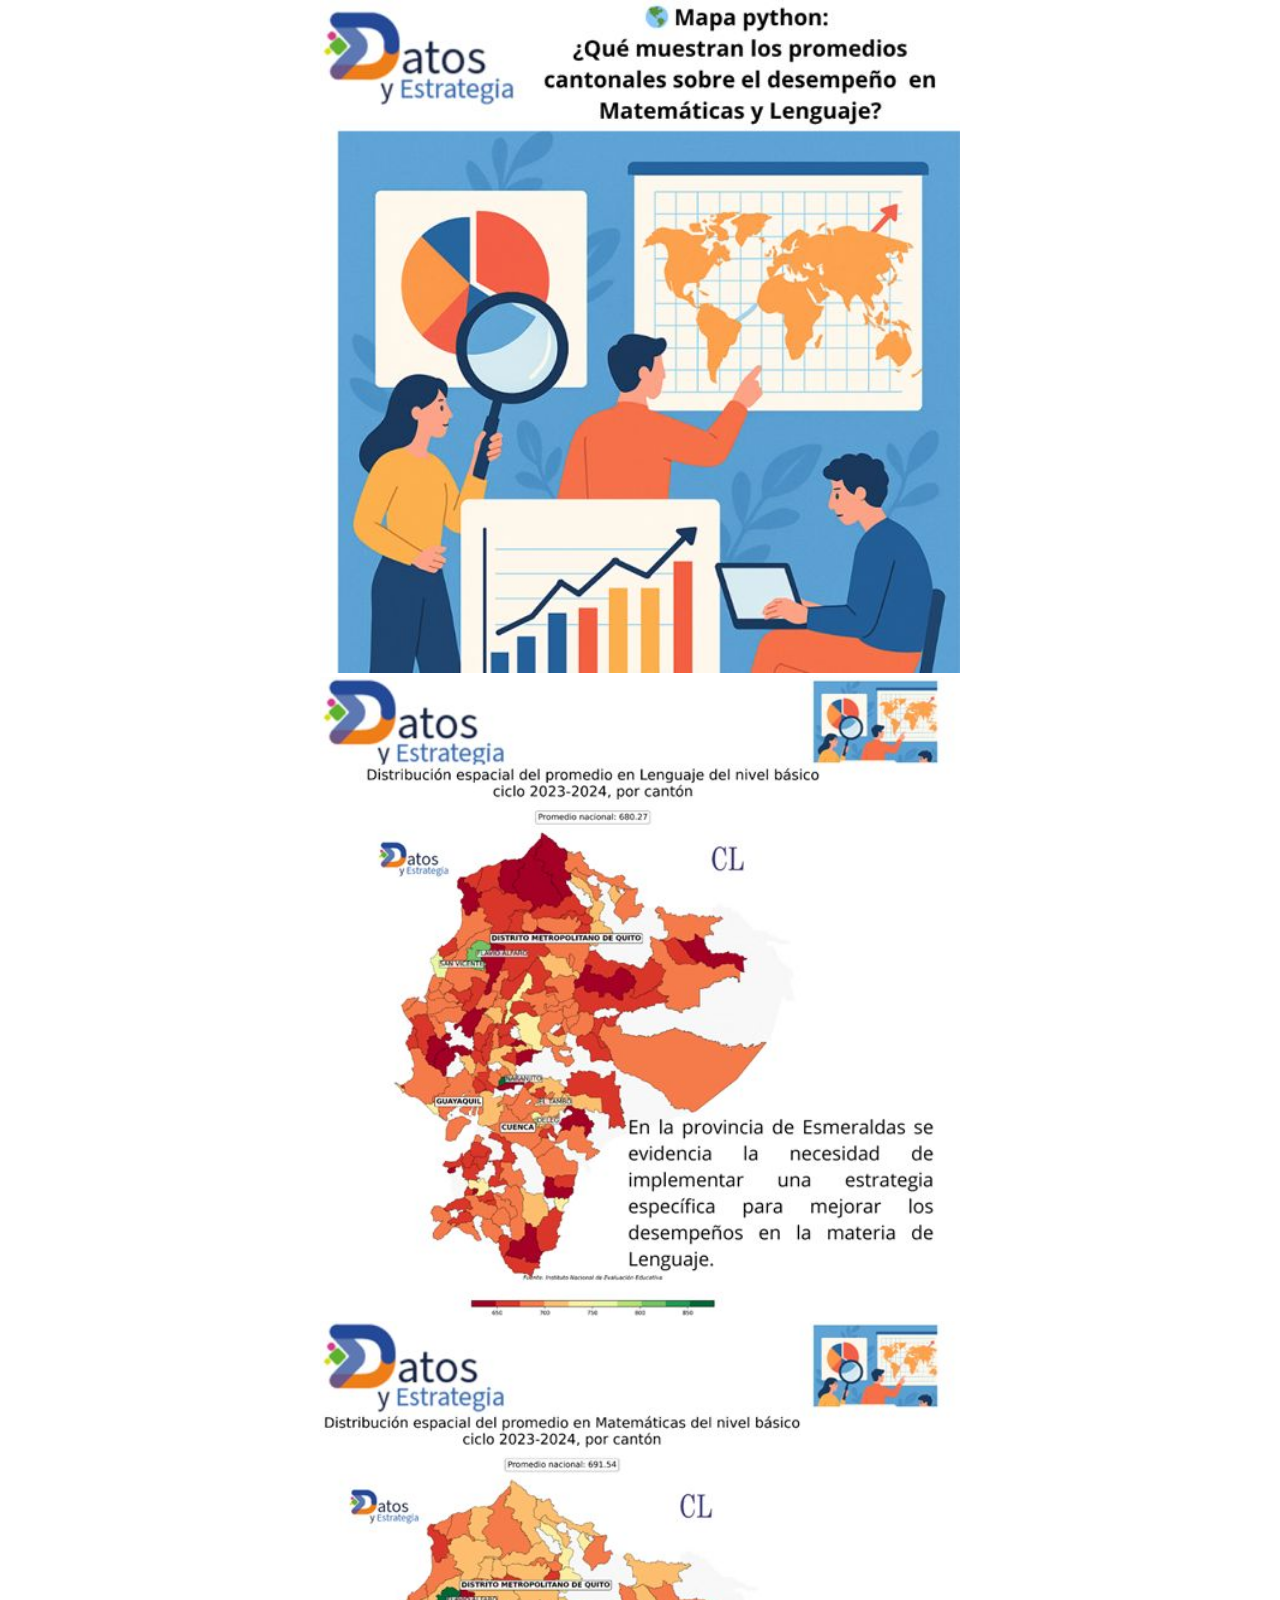
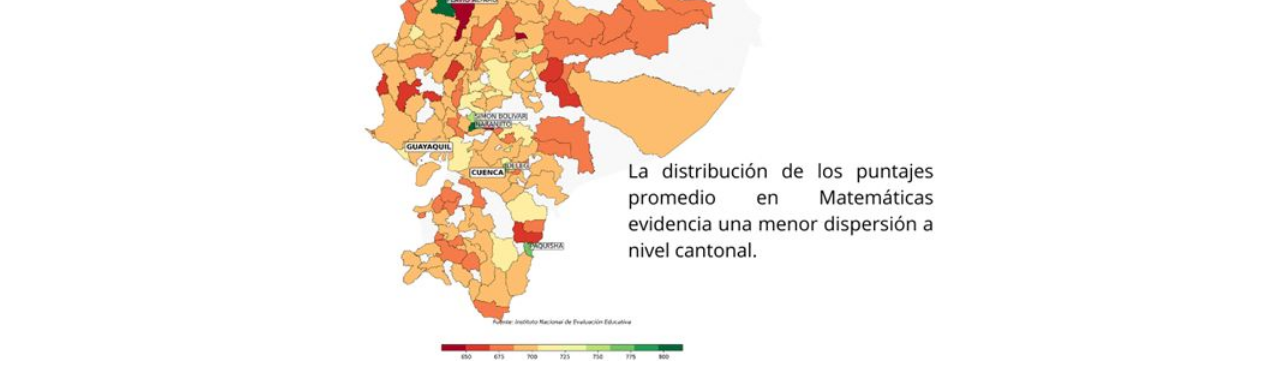
<file: imagenes.html>
<!DOCTYPE html>
<html>
<head>
  <meta charset="UTF-8">
  <title>Gráficos</title>
</head>
<body style="margin: 0; padding: 0; text-align: center;">
  <img src="edu10.jpeg" alt="Gráfico 1" style="width: 100%; max-width: 640px;"><br>
  <img src="edu2.jpeg" alt="Gráfico 2" style="width: 100%; max-width: 640px;"><br>
  <img src="edu3.jpeg" alt="Gráfico 3" style="width: 100%; max-width: 640px;">
</body>
</html>
</file>
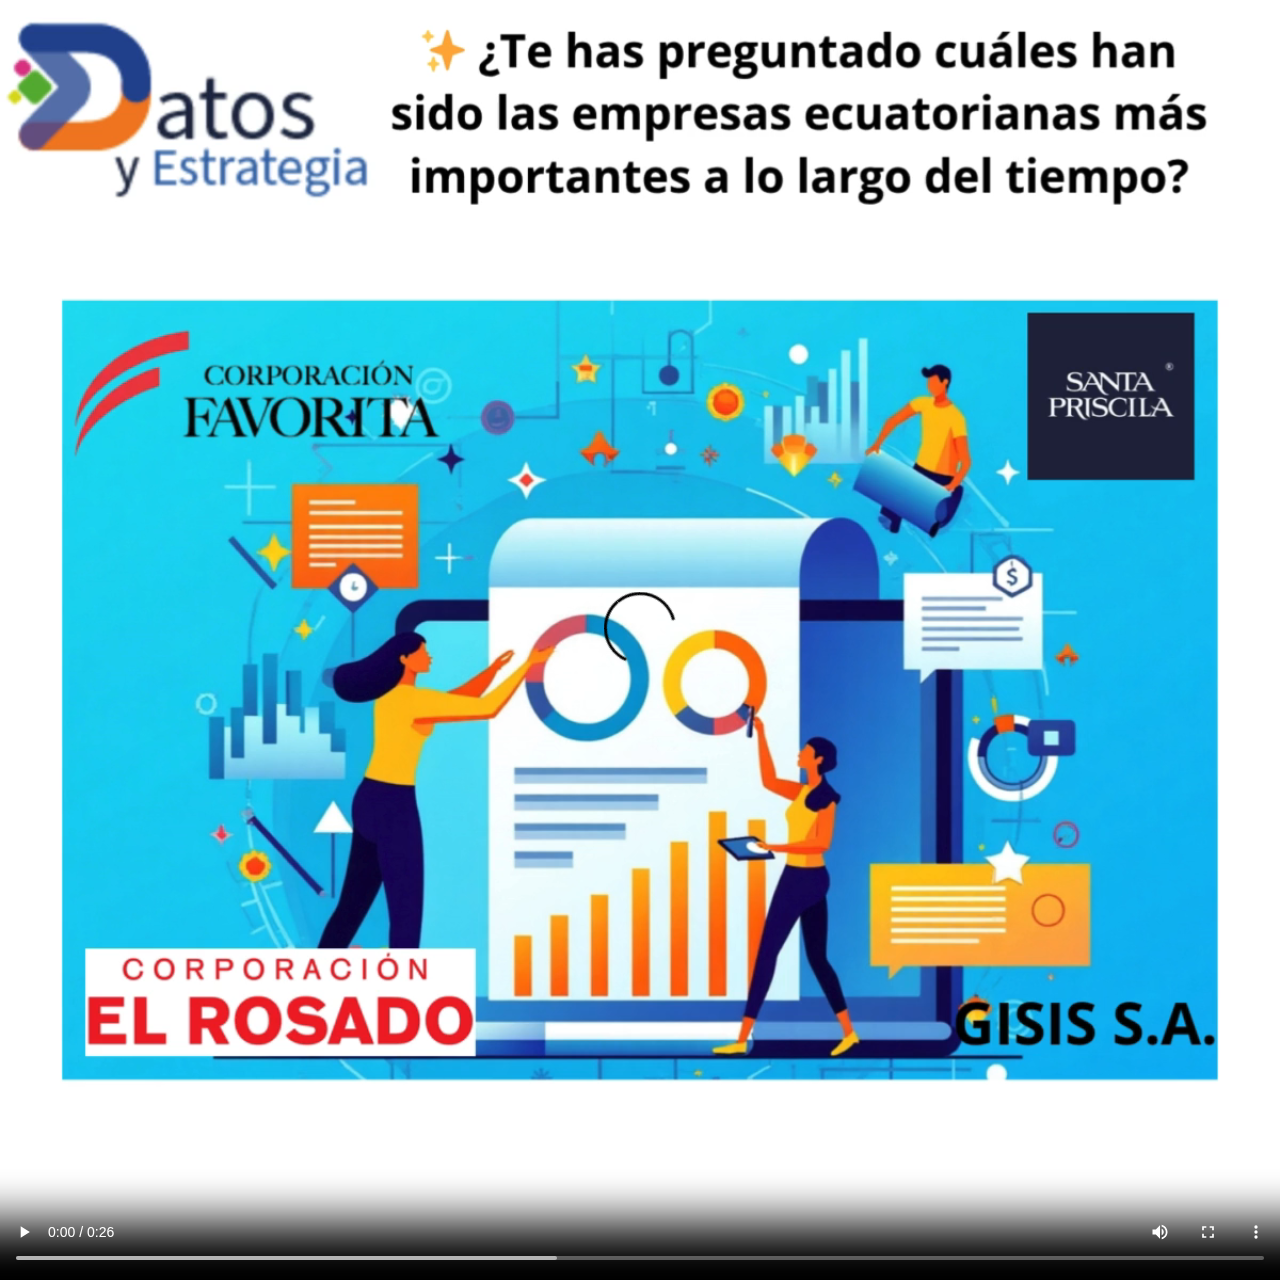
<file: video1.html>
<!DOCTYPE html>
<html>
  <body style="margin:0">
    <video width="100%" height="100%" controls autoplay>
      <source src="video/GSIS.mp4" type="video/mp4">
      Tu navegador no soporta video HTML5.
    </video>
  </body>
</html>
</file>
